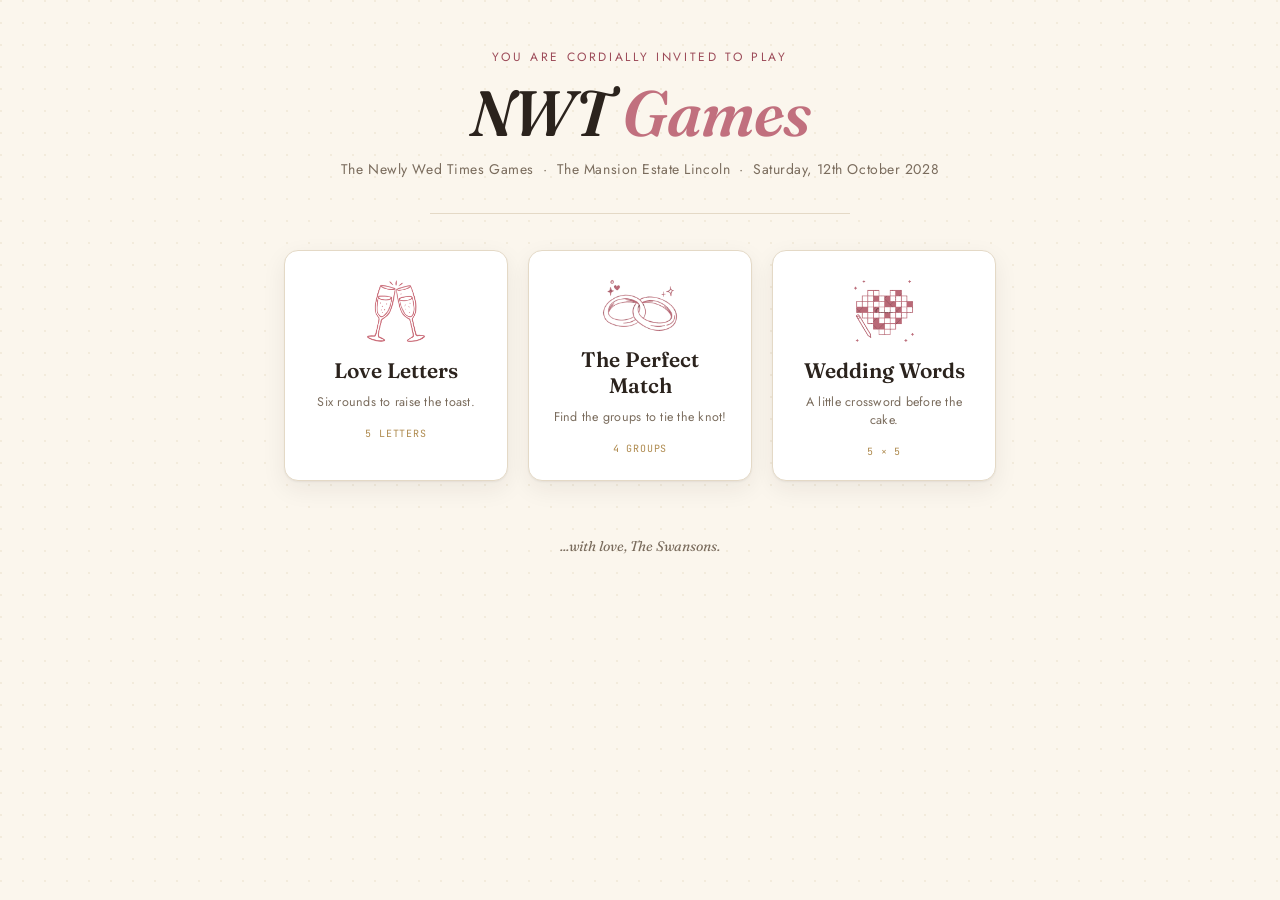
<file: index.html>
<!DOCTYPE html>
<html lang="en">
<head>
<meta charset="UTF-8">
<meta name="viewport" content="width=device-width, initial-scale=1.0, maximum-scale=1.0, user-scalable=no">

<!-- Favicon -->
<link rel="icon" href="favicon.svg" type="image/svg+xml">
<link rel="icon" href="favicon.ico" sizes="any">
<link rel="apple-touch-icon" href="favicon-180.png">
<meta name="theme-color" content="#9C4A58">

<!-- Home-screen app behaviour -->
<meta name="apple-mobile-web-app-capable" content="yes">
<meta name="apple-mobile-web-app-status-bar-style" content="black-translucent">
<meta name="apple-mobile-web-app-title" content="NWT Games">
<title>NWT Games — Newly Wed Times</title>

<!-- Open Graph / link preview -->
<meta property="og:title" content="NWT Games — Newly Wed Times">
<meta property="og:description" content="Love Letters, The Perfect Match & Wedding Words — play along at The Mansion Estate Lincoln, 12th October 2028.">
<meta property="og:image" content="og-image.png">
<meta property="og:type" content="website">
<meta name="twitter:card" content="summary_large_image">
<meta name="twitter:title" content="NWT Games — Newly Wed Times">
<meta name="twitter:description" content="Love Letters, The Perfect Match & Wedding Words — play along at The Mansion Estate Lincoln, 12th October 2028.">
<meta name="twitter:image" content="og-image.png">
<link rel="stylesheet" href="styles.css">
</head>
<body>

<div class="confetti"></div>

<div class="wrap">

  <p class="eyebrow">You are cordially invited to play</p>
  <h1 class="masthead">NWT <span class="amp">Games</span></h1>
  <p class="subhead">The Newly Wed Times Games &nbsp;·&nbsp; The Mansion Estate Lincoln &nbsp;·&nbsp; Saturday, 12th October 2028</p>

  <hr class="rule">

  <div class="tile-grid">

    <a class="tile" href="wordle.html">
      <img class="tile-icon" src="champagne.png" alt="" aria-hidden="true">
      <h2>Love Letters</h2>
      <p>Six rounds to raise the toast.</p>
      <span class="tag">5 letters</span>
    </a>

    <a class="tile" href="connections.html">
      <img class="tile-icon" src="rings.png" alt="" aria-hidden="true">
      <h2>The Perfect Match</h2>
      <p>Find the groups to tie the knot!</p>
      <span class="tag">4 groups</span>
    </a>

    <a class="tile" href="crossword.html">
      <img class="tile-icon" src="crossword.png" alt="" aria-hidden="true">
      <h2>Wedding Words</h2>
      <p>A little crossword before the cake.</p>
      <span class="tag">5 × 5</span>
    </a>

  </div>

  <footer class="foot">...with love, The Swansons.</footer>

</div>

<script src="confetti.js"></script>
</body>
</html>
</file>
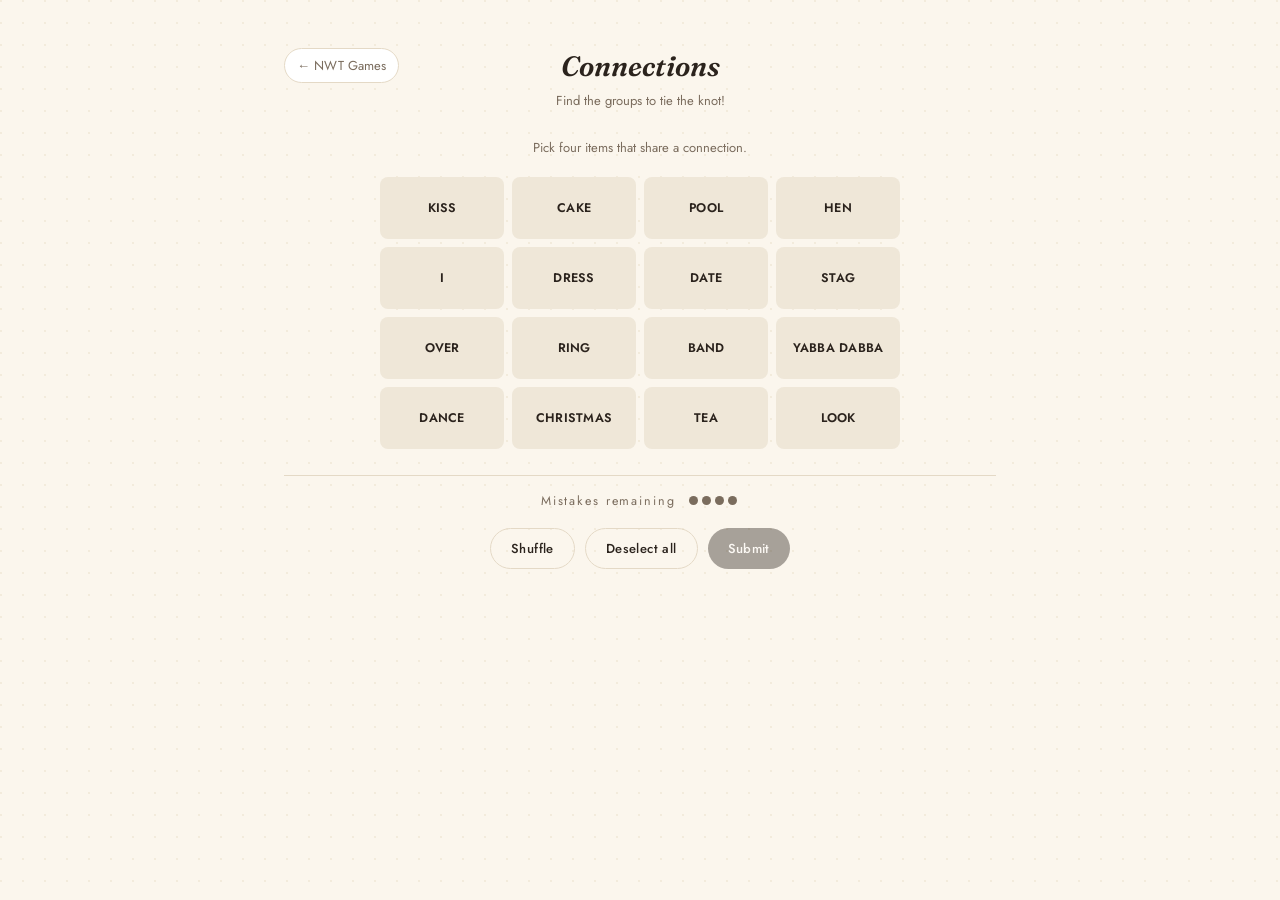
<file: connections.html>
<!DOCTYPE html>
<html lang="en">
<head>
<meta charset="UTF-8">
<meta name="viewport" content="width=device-width, initial-scale=1.0, maximum-scale=1.0, user-scalable=no">
<title>Connections — NWT Games</title>
<link rel="stylesheet" href="styles.css">
</head>
<body>

<div class="confetti"></div>

<div class="wrap">

  <div class="game-header">
    <a class="back-link" href="index.html">&larr; NWT Games</a>
    <h1 class="game-title">Connections</h1>
    <span class="header-spacer back-link">&larr; NWT Games</span>
  </div>
  <p class="game-sub">Find the groups to tie the knot!</p>
  <p class="conn-instructions">Pick four items that share a connection.</p>

  <div id="solvedGroups"></div>
  <div class="conn-grid" id="grid"></div>

  <div class="mistakes" id="mistakes"></div>

  <div class="conn-controls">
    <button class="pill-btn ghost" id="shuffleBtn">Shuffle</button>
    <button class="pill-btn ghost" id="deselectBtn">Deselect all</button>
    <button class="pill-btn" id="submitBtn">Submit</button>
  </div>

</div>

<div class="toast" id="toast"></div>

<!-- Win / finish modal -->
<div class="modal-overlay" id="modalOverlay">
  <div class="win-modal">
    <div class="win-seal" id="winSeal">
      <svg viewBox="0 0 24 24" fill="none" xmlns="http://www.w3.org/2000/svg">
        <path d="M12 2c.6 3.6 2.4 5.4 6 6-3.6.6-5.4 2.4-6 6-.6-3.6-2.4-5.4-6-6 3.6-.6 5.4-2.4 6-6Z" fill="#fff"/>
        <path d="M19 15c.3 1.8 1.2 2.7 3 3-1.8.3-2.7 1.2-3 3-.3-1.8-1.2-2.7-3-3 1.8-.3 2.7-1.2 3-3Z" fill="#fff" opacity="0.85"/>
      </svg>
    </div>
    <h2 id="winTitle">Cheers!</h2>
    <p id="winSub">Solved with <span id="winMistakeCount">0</span> mistakes.</p>
    <p class="share-line" id="shareLine">&ldquo;We connected the dots at The Bennett Wedding!&rdquo;</p>
    <div class="win-emoji-grid" id="winEmojiGrid"></div>
    <div class="share-row" id="shareRow">
      <button class="share-btn whatsapp" id="shareWhatsapp">
        <svg width="16" height="16" viewBox="0 0 24 24" fill="currentColor"><path d="M12.04 2C6.58 2 2.13 6.45 2.13 11.91c0 1.75.46 3.45 1.32 4.95L2.05 22l5.25-1.38a9.87 9.87 0 0 0 4.74 1.21h.01c5.46 0 9.9-4.45 9.9-9.91C21.96 6.45 17.5 2 12.04 2Z"/></svg>
        Share on WhatsApp
      </button>
      <button class="share-btn native" id="shareNative">
        &#128241; Share
      </button>
      <button class="share-btn copy" id="shareCopy">
        Copy message
      </button>
    </div>
    <button class="play-again-btn" id="playAgainBtn">&#8635; Play again</button>
  </div>
</div>

<script src="confetti.js"></script>
<script src="haptics.js"></script>
<script>
const CATEGORIES = [
  { key:'y', name:'Things that follow "Wedding ___"', words:['RING','DRESS','CAKE','BAND'] },
  { key:'g', name:'Can precede "Party"',               words:['HEN','CHRISTMAS','TEA','POOL'] },
  { key:'b', name:'Things that follow "First"',        words:['DANCE','LOOK','KISS','DATE'] },
  { key:'p', name:'Things that precede "Do"',          words:['OVER','STAG','I','YABBA DABBA'] },
];
const MAX_MISTAKES = 4;
const EMOJI = { y:'🟨', g:'🟩', b:'🟦', p:'🟪' };

let allWords = [];
CATEGORIES.forEach(cat=>{
  cat.words.forEach(w=> allWords.push({ word:w, cat:cat.key }));
});

let order = [...allWords];
let selected = [];
let solved = [];
let mistakesUsed = 0;
let locked = false;
let guessLog = []; // array of cat-key arrays, one per submitted attempt, for the share grid

const grid = document.getElementById('grid');
const solvedGroupsEl = document.getElementById('solvedGroups');
const mistakesEl = document.getElementById('mistakes');
const toastEl = document.getElementById('toast');
const submitBtn = document.getElementById('submitBtn');

function shuffle(arr){
  const a = [...arr];
  for(let i=a.length-1;i>0;i--){
    const j = Math.floor(Math.random()*(i+1));
    [a[i],a[j]] = [a[j],a[i]];
  }
  return a;
}

function showToast(msg){
  toastEl.textContent = msg;
  toastEl.classList.add('show');
  setTimeout(()=>toastEl.classList.remove('show'), 1300);
}

function render(){
  grid.innerHTML = '';
  const remaining = order.filter(item => !solved.includes(item.cat));
  remaining.forEach(item=>{
    const cell = document.createElement('button');
    cell.className = 'conn-cell';
    cell.textContent = item.word;
    if(selected.includes(item.word)) cell.classList.add('selected');
    cell.addEventListener('click', ()=> toggleSelect(item.word));
    grid.appendChild(cell);
  });

  solvedGroupsEl.innerHTML = '';
  solved.forEach(catKey=>{
    const cat = CATEGORIES.find(c=>c.key===catKey);
    const div = document.createElement('div');
    div.className = 'solved-group ' + catKey;
    div.innerHTML = `<div class="g-title">${cat.name}</div><div class="g-items">${cat.words.join(' · ')}</div>`;
    solvedGroupsEl.appendChild(div);
  });

  mistakesEl.innerHTML = 'Mistakes remaining&nbsp; ' +
    Array.from({length:MAX_MISTAKES}).map((_,i)=>
      `<span class="dot${i < mistakesUsed ? ' used' : ''}"></span>`
    ).join('');

  submitBtn.disabled = selected.length !== 4;

  if(solved.length === CATEGORIES.length){
    submitBtn.disabled = true;
  }
}

function toggleSelect(word){
  if(locked) return;
  haptic(6);
  if(selected.includes(word)){
    selected = selected.filter(w=>w!==word);
  } else {
    if(selected.length >= 4) return;
    selected.push(word);
  }
  render();
}

function submitGuess(){
  if(selected.length !== 4 || locked) return;
  locked = true;

  const cats = selected.map(w => allWords.find(a=>a.word===w).cat);
  guessLog.push(cats);
  const allSame = cats.every(c => c === cats[0]);

  if(allSame){
    haptic([10,30,10]);
    solved.push(cats[0]);
    selected = [];
    locked = false;
    render();

    if(solved.length === CATEGORIES.length){
      setTimeout(()=>{
        launchConfettiBurst();
        openModal(true);
      }, 500);
    }
  } else {
    const counts = {};
    cats.forEach(c => counts[c] = (counts[c]||0) + 1);
    const maxCount = Math.max(...Object.values(counts));

    document.querySelectorAll('.conn-cell.selected').forEach(el=>el.classList.add('shake'));
    mistakesUsed++;
    haptic(15);

    setTimeout(()=>{
      document.querySelectorAll('.conn-cell.selected').forEach(el=>el.classList.remove('shake'));
      if(maxCount === 3) showToast('One away…');
      locked = false;

      if(mistakesUsed >= MAX_MISTAKES){
        CATEGORIES.forEach(c=>{ if(!solved.includes(c.key)) solved.push(c.key); });
        selected = [];
        render();
        setTimeout(()=> openModal(false), 400);
      } else {
        render();
      }
    }, 420);
  }
}

document.getElementById('submitBtn').addEventListener('click', submitGuess);
document.getElementById('deselectBtn').addEventListener('click', ()=>{ selected = []; render(); });
document.getElementById('shuffleBtn').addEventListener('click', ()=>{
  order = shuffle(order);
  render();
});

/* ---------------- win / lose modal + share ---------------- */
const modalOverlay = document.getElementById('modalOverlay');
const winSeal = document.getElementById('winSeal');
const winTitle = document.getElementById('winTitle');
const winSub = document.getElementById('winSub');
const winMistakeCount = document.getElementById('winMistakeCount');
const shareLine = document.getElementById('shareLine');
const shareRow = document.getElementById('shareRow');
const winEmojiGrid = document.getElementById('winEmojiGrid');

function buildEmojiGrid(){
  return guessLog.map(row => row.map(c => EMOJI[c]).join('')).join('\n');
}

function openModal(won){
  winEmojiGrid.textContent = buildEmojiGrid();
  if(won){
    winSeal.classList.remove('hidden');
    winTitle.textContent = 'Cheers! 🥂';
    winMistakeCount.textContent = mistakesUsed;
    winSub.textContent = `Solved with ${mistakesUsed} mistake${mistakesUsed===1?'':'s'}.`;
    shareLine.style.display = '';
    shareRow.style.display = '';
  } else {
    winSeal.classList.add('hidden');
    winTitle.textContent = 'So close!';
    winSub.textContent = "Out of guesses — here's the full list above.";
    shareLine.style.display = 'none';
    shareRow.style.display = 'none';
  }
  modalOverlay.classList.add('show');
}
function closeModal(){ modalOverlay.classList.remove('show'); }

document.getElementById('playAgainBtn').addEventListener('click', ()=>{
  closeModal();
  selected = [];
  solved = [];
  mistakesUsed = 0;
  guessLog = [];
  locked = false;
  order = shuffle(allWords);
  render();
});
modalOverlay.addEventListener('click', (e)=>{ if(e.target === modalOverlay) closeModal(); });

function shareText(){
  return `${shareLine.textContent.replace(/[""]/g,'')}\n\n${buildEmojiGrid()}`;
}
document.getElementById('shareWhatsapp').addEventListener('click', ()=>{
  window.open('https://wa.me/?text=' + encodeURIComponent(shareText()), '_blank');
});
document.getElementById('shareNative').addEventListener('click', async ()=>{
  if(navigator.share){
    try{ await navigator.share({ text: shareText() }); } catch(e){}
  } else { copyToClipboard(); }
});
document.getElementById('shareCopy').addEventListener('click', copyToClipboard);
function copyToClipboard(){
  navigator.clipboard.writeText(shareText()).then(()=>{
    showToast('Copied — paste it anywhere!');
  }).catch(()=>{
    showToast('Could not copy — try Share instead');
  });
}

/* ---------------- confetti burst (reused from Wordle) ---------------- */
function launchConfettiBurst(){
  const colors = ['#C1707E', '#AE8A4E', '#6E8B5E', '#8A6389', '#C79A2E'];
  const count = 60;
  for(let i=0;i<count;i++){
    const piece = document.createElement('div');
    piece.className = 'burst-piece';
    piece.style.left = (40 + Math.random()*20) + 'vw';
    piece.style.background = colors[i % colors.length];
    piece.style.setProperty('--x', (Math.random()*160-80) + 'vw');
    piece.style.setProperty('--rot', (Math.random()*720-360) + 'deg');
    piece.style.setProperty('--dur', (1.6 + Math.random()*1.4) + 's');
    piece.style.setProperty('--delay', (Math.random()*0.3) + 's');
    document.body.appendChild(piece);
    setTimeout(()=> piece.remove(), 3200);
  }
}

order = shuffle(order);
render();
</script>
</body>
</html>
</file>
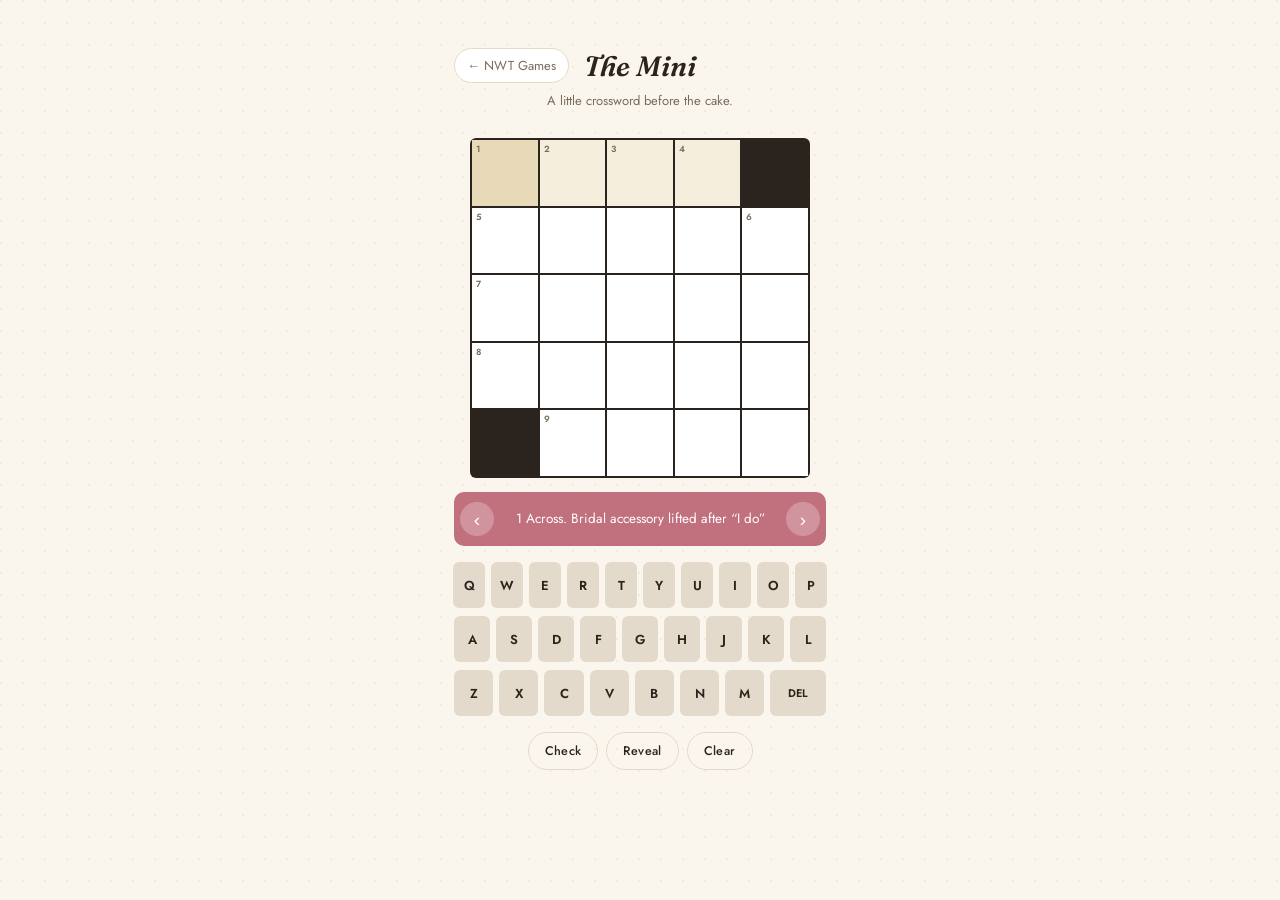
<file: crossword.html>
<!DOCTYPE html>
<html lang="en">
<head>
<meta charset="UTF-8">
<meta name="viewport" content="width=device-width, initial-scale=1.0, maximum-scale=1.0, user-scalable=no">
<title>Mini — NWT Games</title>
<link rel="stylesheet" href="styles.css">
</head>
<body>

<div class="confetti"></div>

<div class="wrap xw-wrap">

  <div class="game-header">
    <a class="back-link" href="index.html">&larr; NWT Games</a>
    <h1 class="game-title">The Mini</h1>
    <span class="header-spacer back-link">&larr; NWT Games</span>
  </div>
  <p class="game-sub">A little crossword before the cake.</p>

  <div class="xw-board" id="board"></div>

  <div class="xw-cluebar">
    <button class="xw-nav-arrow" id="prevClue" aria-label="Previous clue">&#8249;</button>
    <div class="xw-clue-text" id="clueText">&nbsp;</div>
    <button class="xw-nav-arrow" id="nextClue" aria-label="Next clue">&#8250;</button>
  </div>

  <div class="keyboard xw-keyboard" id="keyboard"></div>

  <div class="xw-toolbar">
    <button class="pill-btn ghost" id="checkBtn">Check</button>
    <button class="pill-btn ghost" id="revealBtn">Reveal</button>
    <button class="pill-btn ghost" id="clearBtn">Clear</button>
  </div>

</div>

<div class="toast" id="toast"></div>

<!-- Win modal -->
<div class="modal-overlay" id="modalOverlay">
  <div class="win-modal">
    <div class="win-seal">
      <svg viewBox="0 0 24 24" fill="none" xmlns="http://www.w3.org/2000/svg">
        <path d="M12 2c.6 3.6 2.4 5.4 6 6-3.6.6-5.4 2.4-6 6-.6-3.6-2.4-5.4-6-6 3.6-.6 5.4-2.4 6-6Z" fill="#fff"/>
        <path d="M19 15c.3 1.8 1.2 2.7 3 3-1.8.3-2.7 1.2-3 3-.3-1.8-1.2-2.7-3-3 1.8-.3 2.7-1.2 3-3Z" fill="#fff" opacity="0.85"/>
      </svg>
    </div>
    <h2>All correct!</h2>
    <p>You solved The Mini. &#127942;</p>
    <button class="play-again-btn" id="modalCloseBtn">Nice</button>
  </div>
</div>

<script src="confetti.js"></script>
<script src="haptics.js"></script>
<script>
/* ============================================================
   TEMPLATE NOTE: this is a first-draft 5x5 grid. To swap in a
   new puzzle, edit ANSWERS + CLUES below — the block pattern
   (# = blocked) and numbering are generated automatically from
   whichever cells you mark as '#' in the LAYOUT string.
   ============================================================ */

const LAYOUT = [
  "....#",
  ".....",
  ".....",
  ".....",
  "#....",
];

const ANSWERS = {
  "0,0,A": "VEIL", "1,0,A": "OLDIE", "2,0,A": "WALKS", "3,0,A": "STEEP", "4,1,A": "EDDY",
  "0,0,D": "VOWS", "0,1,D": "ELATE", "0,2,D": "IDLED", "0,3,D": "LIKED", "1,4,D": "ESPY",
};

const CLUES = {
  "0,0,A": "Bridal accessory lifted after \u201cI do\u201d",
  "1,0,A": "Golden song the DJ saves for the parents",
  "2,0,A": "What the bride does down the aisle",
  "3,0,A": "Like the price of an open bar",
  "4,1,A": "Swirl on the dance floor",
  "0,0,D": "Promises exchanged at the altar",
  "0,1,D": "Fill with joy, as a proposal might",
  "0,2,D": "Sat in neutral, like the getaway car before the confetti",
  "0,3,D": "Gave the wedding hashtag posts a thumbs-up",
  "1,4,D": "Catch sight of, e.g. the bouquet mid-toss",
};

const R = LAYOUT.length, C = LAYOUT[0].length;
const isBlock = (r,c) => LAYOUT[r][c] === '#';

// ---- build entries + numbering ----
const numberAt = {};
const entries = [];
let numCounter = 1;

for(let r=0;r<R;r++){
  for(let c=0;c<C;c++){
    if(isBlock(r,c)) continue;
    const startsAcross = (c===0 || isBlock(r,c-1)) && (c+1<C && !isBlock(r,c+1));
    const startsDown    = (r===0 || isBlock(r-1,c)) && (r+1<R && !isBlock(r+1,c));
    if(startsAcross || startsDown){
      numberAt[`${r},${c}`] = numCounter;
      if(startsAcross){
        const cells=[]; let cc=c;
        while(cc<C && !isBlock(r,cc)){ cells.push([r,cc]); cc++; }
        const key = `${r},${c},A`;
        entries.push({num:numCounter, dir:'A', r, c, cells, answer:ANSWERS[key]||'', clue:CLUES[key]||''});
      }
      if(startsDown){
        const cells=[]; let rr=r;
        while(rr<R && !isBlock(rr,c)){ cells.push([rr,c]); rr++; }
        const key = `${r},${c},D`;
        entries.push({num:numCounter, dir:'D', r, c, cells, answer:ANSWERS[key]||'', clue:CLUES[key]||''});
      }
      numCounter++;
    }
  }
}
// navigation order: by number, across before down
const navOrder = [...entries].sort((a,b)=> a.num - b.num || (a.dir==='A'?-1:1));

// ---- state ----
const letters = {};       // "r,c" -> current letter
let currentEntry = navOrder[0];
let currentPos = currentEntry.cells[0];

function entriesAt(r,c){
  return entries.filter(e => e.cells.some(([er,ec]) => er===r && ec===c));
}
function keyOf(r,c){ return `${r},${c}`; }

// ---- render grid ----
const boardEl = document.getElementById('board');
boardEl.style.gridTemplateColumns = `repeat(${C}, 1fr)`;
const cellEls = {};

for(let r=0;r<R;r++){
  for(let c=0;c<C;c++){
    const cell = document.createElement('div');
    cell.className = 'xw-cell';
    if(isBlock(r,c)){
      cell.classList.add('block');
    } else {
      const key = keyOf(r,c);
      if(numberAt[key]){
        const n = document.createElement('span');
        n.className = 'xw-num';
        n.textContent = numberAt[key];
        cell.appendChild(n);
      }
      const letterSpan = document.createElement('span');
      letterSpan.className = 'xw-letter';
      cell.appendChild(letterSpan);
      cell.addEventListener('click', ()=> cellClicked(r,c));
      cellEls[key] = { cell, letterSpan };
    }
    boardEl.appendChild(cell);
  }
}

function cellClicked(r,c){
  haptic(6);
  const here = entriesAt(r,c);
  if(here.length === 0) return;
  const samePos = currentPos[0]===r && currentPos[1]===c;
  if(samePos && here.length > 1){
    // toggle direction on same cell
    currentEntry = here.find(e => e !== currentEntry) || here[0];
  } else if(here.includes(currentEntry)){
    // stay in same entry, just move position
  } else {
    // prefer an entry matching current direction if available
    currentEntry = here.find(e => e.dir === currentEntry.dir) || here[0];
  }
  currentPos = [r,c];
  renderState();
}

function renderState(){
  Object.values(cellEls).forEach(({cell}) => cell.classList.remove('active-word','active-cell'));
  currentEntry.cells.forEach(([r,c])=>{
    const el = cellEls[keyOf(r,c)];
    if(el) el.cell.classList.add('active-word');
  });
  const curEl = cellEls[keyOf(currentPos[0],currentPos[1])];
  if(curEl) curEl.cell.classList.add('active-cell');

  const key = `${currentEntry.r},${currentEntry.c},${currentEntry.dir}`;
  const dirWord = currentEntry.dir === 'A' ? 'Across' : 'Down';
  document.getElementById('clueText').textContent =
    `${currentEntry.num} ${dirWord}. ${currentEntry.clue}`;
}

function renderLetters(){
  Object.entries(cellEls).forEach(([key, {letterSpan}])=>{
    letterSpan.textContent = letters[key] || '';
  });
}

function moveWithinEntry(delta){
  const idx = currentEntry.cells.findIndex(([r,c])=> r===currentPos[0] && c===currentPos[1]);
  const newIdx = idx + delta;
  if(newIdx >= 0 && newIdx < currentEntry.cells.length){
    currentPos = currentEntry.cells[newIdx];
    renderState();
  }
}

function typeLetter(ch){
  const key = keyOf(currentPos[0], currentPos[1]);
  letters[key] = ch;
  renderLetters();
  haptic(6);
  moveWithinEntry(1);
  maybeAutoCheck();
}

function deleteLetter(){
  const key = keyOf(currentPos[0], currentPos[1]);
  if(letters[key]){
    letters[key] = '';
    renderLetters();
    haptic(8);
  } else {
    moveWithinEntry(-1);
    const backKey = keyOf(currentPos[0], currentPos[1]);
    letters[backKey] = '';
    renderLetters();
    haptic(8);
  }
}

document.addEventListener('keydown', (e)=>{
  const k = e.key.toUpperCase();
  if(/^[A-Z]$/.test(k)){ typeLetter(k); }
  else if(e.key === 'Backspace'){ deleteLetter(); }
  else if(e.key === 'ArrowRight' || e.key === 'ArrowDown'){ moveWithinEntry(1); }
  else if(e.key === 'ArrowLeft' || e.key === 'ArrowUp'){ moveWithinEntry(-1); }
});

// ---- on-screen keyboard ----
const KEY_ROWS = [
  "QWERTYUIOP".split(""),
  "ASDFGHJKL".split(""),
  ["ZXCVBNM", "DEL"].reduce((acc,v)=> v==='DEL' ? [...acc,'DEL'] : [...acc, ...v.split("")], [])
];
const keyboardEl = document.getElementById('keyboard');
KEY_ROWS.forEach(row=>{
  const rowEl = document.createElement('div');
  rowEl.className = 'key-row';
  row.forEach(k=>{
    const btn = document.createElement('button');
    btn.className = 'key' + (k === 'DEL' ? ' wide' : '');
    btn.textContent = k === 'DEL' ? 'Del' : k;
    btn.addEventListener('click', ()=>{
      if(k === 'DEL'){ deleteLetter(); }
      else { typeLetter(k); }
    });
    rowEl.appendChild(btn);
  });
  keyboardEl.appendChild(rowEl);
});

// ---- clue navigation ----
function gotoEntry(delta){
  const idx = navOrder.indexOf(currentEntry);
  const newIdx = (idx + delta + navOrder.length) % navOrder.length;
  currentEntry = navOrder[newIdx];
  currentPos = currentEntry.cells[0];
  haptic(6);
  renderState();
}
document.getElementById('prevClue').addEventListener('click', ()=> gotoEntry(-1));
document.getElementById('nextClue').addEventListener('click', ()=> gotoEntry(1));

// ---- check / reveal / clear ----
const toastEl = document.getElementById('toast');
function showToast(msg){
  toastEl.textContent = msg;
  toastEl.classList.add('show');
  setTimeout(()=>toastEl.classList.remove('show'), 1600);
}

const modalOverlay = document.getElementById('modalOverlay');
document.getElementById('modalCloseBtn').addEventListener('click', ()=> modalOverlay.classList.remove('show'));
modalOverlay.addEventListener('click', (e)=>{ if(e.target === modalOverlay) modalOverlay.classList.remove('show'); });

document.getElementById('checkBtn').addEventListener('click', ()=>{
  let allFilled = true, allCorrect = true;
  for(let r=0;r<R;r++){
    for(let c=0;c<C;c++){
      if(isBlock(r,c)) continue;
      if(!letters[keyOf(r,c)]) allFilled = false;
    }
  }
  entries.forEach(e=>{
    const typed = e.cells.map(([r,c])=> letters[keyOf(r,c)] || ' ').join('');
    if(e.answer && typed !== e.answer) allCorrect = false;
  });
  if(!allFilled){ showToast('Keep going — a few squares left'); return; }
  if(allCorrect){
    launchConfettiBurst();
    modalOverlay.classList.add('show');
  } else {
    showToast('Close, but a few letters are off');
  }
});

document.getElementById('revealBtn').addEventListener('click', ()=>{
  entries.forEach(e=>{
    e.cells.forEach(([r,c], i)=>{
      if(e.answer) letters[keyOf(r,c)] = e.answer[i];
    });
  });
  renderLetters();
  showToast('Answers revealed');
});

document.getElementById('clearBtn').addEventListener('click', ()=>{
  Object.keys(letters).forEach(k=> letters[k] = '');
  renderLetters();
  showToast('Cleared');
});

function launchConfettiBurst(){
  const colors = ['#C1707E', '#AE8A4E', '#6E8B5E', '#8A6389', '#C79A2E'];
  for(let i=0;i<60;i++){
    const piece = document.createElement('div');
    piece.className = 'burst-piece';
    piece.style.left = (40 + Math.random()*20) + 'vw';
    piece.style.background = colors[i % colors.length];
    piece.style.setProperty('--x', (Math.random()*160-80) + 'vw');
    piece.style.setProperty('--rot', (Math.random()*720-360) + 'deg');
    piece.style.setProperty('--dur', (1.6 + Math.random()*1.4) + 's');
    piece.style.setProperty('--delay', (Math.random()*0.3) + 's');
    document.body.appendChild(piece);
    setTimeout(()=> piece.remove(), 3200);
  }
}

renderState();
renderLetters();
</script>
</body>
</html>
</file>
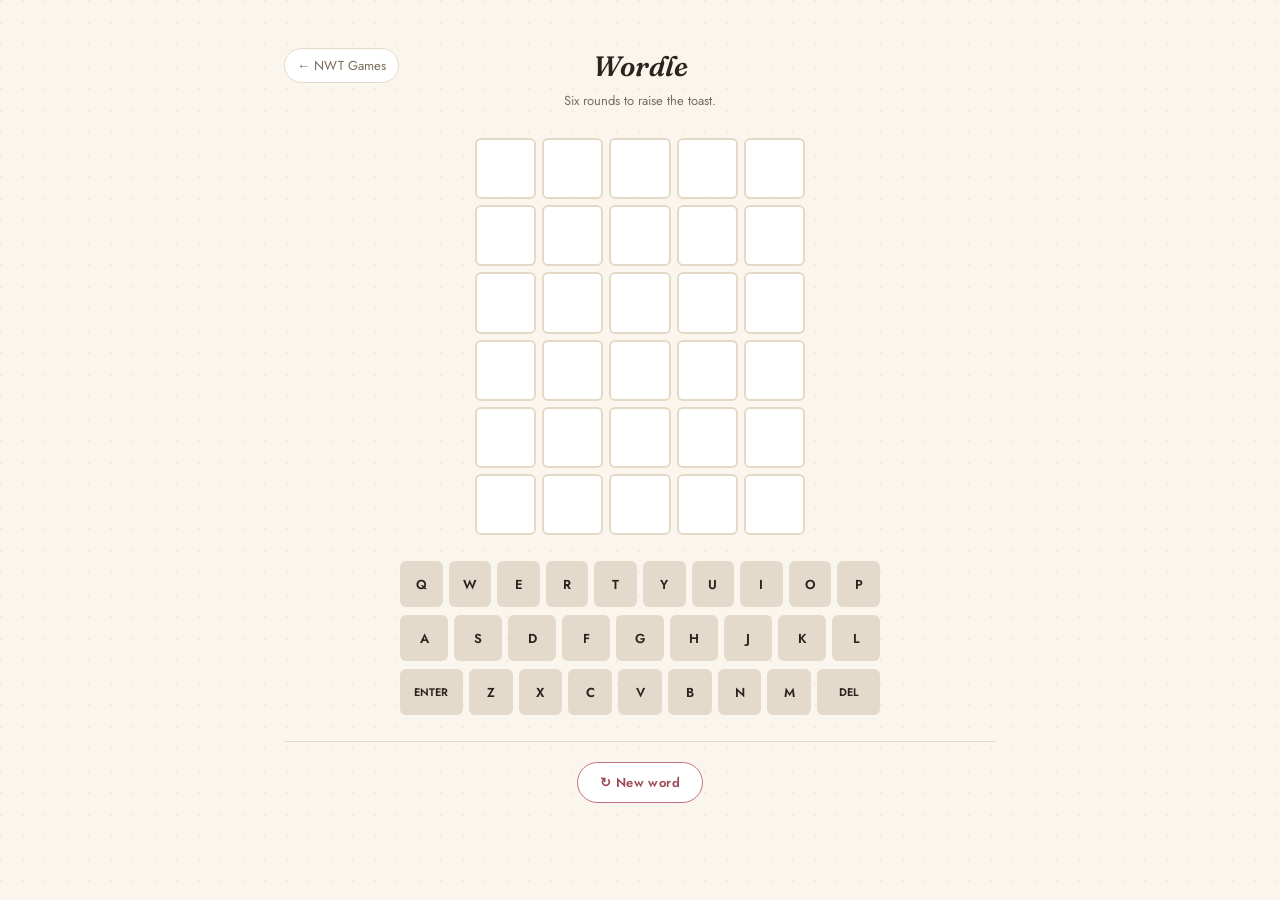
<file: wordle.html>
<!DOCTYPE html>
<html lang="en">
<head>
<meta charset="UTF-8">
<meta name="viewport" content="width=device-width, initial-scale=1.0, maximum-scale=1.0, user-scalable=no">
<title>Wordle — NWT Games</title>
<link rel="stylesheet" href="styles.css">
</head>
<body>

<div class="confetti"></div>

<div class="wrap">

  <div class="game-header">
    <a class="back-link" href="index.html">&larr; NWT Games</a>
    <h1 class="game-title">Wordle</h1>
    <span class="header-spacer back-link">&larr; NWT Games</span>
  </div>
  <p class="game-sub">Six rounds to raise the toast.</p>

  <div class="wordle-board" id="board"></div>

  <div class="keyboard" id="keyboard"></div>

  <div class="restart-row">
    <button class="restart-btn" id="resetBtn" title="Start over with a new word">
      &#8635; New word
    </button>
  </div>

</div>

<div class="toast" id="toast"></div>

<!-- Win modal -->
<div class="modal-overlay" id="modalOverlay">
  <div class="win-modal">
    <div class="win-seal" id="winSeal">
      <svg viewBox="0 0 24 24" fill="none" xmlns="http://www.w3.org/2000/svg">
        <path d="M12 2c.6 3.6 2.4 5.4 6 6-3.6.6-5.4 2.4-6 6-.6-3.6-2.4-5.4-6-6 3.6-.6 5.4-2.4 6-6Z" fill="#fff"/>
        <path d="M19 15c.3 1.8 1.2 2.7 3 3-1.8.3-2.7 1.2-3 3-.3-1.8-1.2-2.7-3-3 1.8-.3 2.7-1.2 3-3Z" fill="#fff" opacity="0.85"/>
      </svg>
    </div>
    <h2 id="winTitle">Cheers!</h2>
    <p id="winSub">You got it in <span id="winGuessCount">1</span> guess.</p>
    <p class="share-line" id="shareLine">&ldquo;I got drunk at The Bennett Wedding and all I got was this lousy Wordle&rdquo;</p>
    <div class="win-emoji-grid" id="winEmojiGrid"></div>
    <div class="share-row" id="shareRow">
      <button class="share-btn whatsapp" id="shareWhatsapp">
        <svg width="16" height="16" viewBox="0 0 24 24" fill="currentColor"><path d="M12.04 2C6.58 2 2.13 6.45 2.13 11.91c0 1.75.46 3.45 1.32 4.95L2.05 22l5.25-1.38a9.87 9.87 0 0 0 4.74 1.21h.01c5.46 0 9.9-4.45 9.9-9.91C21.96 6.45 17.5 2 12.04 2Z"/></svg>
        Share on WhatsApp
      </button>
      <button class="share-btn native" id="shareNative">
        &#128241; Share
      </button>
      <button class="share-btn copy" id="shareCopy">
        Copy message
      </button>
    </div>
    <button class="play-again-btn" id="playAgainBtn">&#8635; Play again</button>
  </div>
</div>

<script src="confetti.js"></script>
<script src="haptics.js"></script>
<script>
/* ============================================================
   Word pool: first play is always DRUNK. "New word" afterwards
   draws randomly from ALT_WORDS (never repeating the previous one).
   ============================================================ */
const FIRST_WORD = "DRUNK";
const ALT_WORDS = ["AISLE","DRESS","BRIDE","GROOM","BELLE","MILAN","PIZZA","GILLY","LUKEY","SILLY"];
const ROWS = 6;
const LEN = 5;
const COUPLE_LINE = "I got drunk at The Bennett Wedding and all I got was this lowsy Wordle";

let ANSWER = FIRST_WORD;
let board = document.getElementById('board');
let keyboard = document.getElementById('keyboard');
let toastEl = document.getElementById('toast');

let guesses = [];
let guessResults = []; // array of result arrays, for the share emoji grid
let current = "";
let gameOver = false;

/* ---------------- sound (synthesized, no external files) ---------------- */
let audioCtx = null;
function ctx(){
  if(!audioCtx){
    audioCtx = new (window.AudioContext || window.webkitAudioContext)();
  }
  if(audioCtx.state === 'suspended') audioCtx.resume();
  return audioCtx;
}
function tone(freq, dur, type='sine', vol=0.14, delay=0, glideTo=null){
  try{
    const c = ctx();
    const osc = c.createOscillator();
    const gain = c.createGain();
    osc.type = type;
    osc.frequency.setValueAtTime(freq, c.currentTime + delay);
    if(glideTo) osc.frequency.exponentialRampToValueAtTime(glideTo, c.currentTime + delay + dur);
    gain.gain.setValueAtTime(vol, c.currentTime + delay);
    gain.gain.exponentialRampToValueAtTime(0.001, c.currentTime + delay + dur);
    osc.connect(gain).connect(c.destination);
    osc.start(c.currentTime + delay);
    osc.stop(c.currentTime + delay + dur + 0.02);
  } catch(e){ /* audio unsupported — fail silently */ }
}
const sound = {
  key: () => tone(520, 0.045, 'square', 0.05),
  del: () => tone(280, 0.05, 'square', 0.05),
  reveal: (result, i) => {
    const freqs = { absent: 190, present: 340, correct: 500 };
    tone(freqs[result], 0.16, 'sine', 0.11, i * 0.05);
  },
  error: () => { tone(160, 0.12, 'sawtooth', 0.09); tone(120, 0.14, 'sawtooth', 0.08, 0.08); },
  win: () => {
    const notes = [523, 659, 784, 1047]; // C E G C - little fanfare
    notes.forEach((f,i)=> tone(f, 0.22, 'triangle', 0.13, i * 0.11));
  },
  lose: () => { tone(300, 0.3, 'sine', 0.1); tone(220, 0.4, 'sine', 0.09, 0.15); }
};

const rows = [];
for(let r=0; r<ROWS; r++){
  const rowEl = document.createElement('div');
  rowEl.className = 'wordle-row';
  const cells = [];
  for(let c=0;c<LEN;c++){
    const cell = document.createElement('div');
    cell.className = 'wordle-cell';
    rowEl.appendChild(cell);
    cells.push(cell);
  }
  board.appendChild(rowEl);
  rows.push(cells);
}

const KEY_ROWS = [
  "QWERTYUIOP".split(""),
  "ASDFGHJKL".split(""),
  ["ENTER", ..."ZXCVBNM".split(""), "DEL"]
];
const keyEls = {};
KEY_ROWS.forEach(row=>{
  const rowEl = document.createElement('div');
  rowEl.className = 'key-row';
  row.forEach(k=>{
    const btn = document.createElement('button');
    btn.className = 'key' + (k.length>1 ? ' wide' : '');
    btn.textContent = k === 'DEL' ? 'Del' : (k === 'ENTER' ? 'Enter' : k);
    btn.addEventListener('click', ()=>handleKey(k));
    rowEl.appendChild(btn);
    keyEls[k] = btn;
  });
  keyboard.appendChild(rowEl);
});

function showToast(msg){
  toastEl.textContent = msg;
  toastEl.classList.add('show');
  setTimeout(()=>toastEl.classList.remove('show'), 1400);
}

function handleKey(k){
  if(gameOver) return;
  if(k === 'ENTER'){
    haptic(10);
    submitGuess();
  } else if(k === 'DEL'){
    if(current.length){ sound.del(); haptic(8); }
    current = current.slice(0,-1);
    renderCurrent();
  } else if(/^[A-Z]$/.test(k) && current.length < LEN){
    sound.key();
    haptic(6);
    current += k;
    renderCurrent();
  }
}

document.addEventListener('keydown', (e)=>{
  if(gameOver) return;
  const k = e.key.toUpperCase();
  if(k === 'ENTER') handleKey('ENTER');
  else if(k === 'BACKSPACE') handleKey('DEL');
  else if(/^[A-Z]$/.test(k)) handleKey(k);
});

function renderCurrent(){
  const rowIdx = guesses.length;
  const cells = rows[rowIdx];
  for(let i=0;i<LEN;i++){
    const cell = cells[i];
    if(i < current.length){
      cell.textContent = current[i];
      cell.classList.add('filled', 'pop');
      setTimeout(()=>cell.classList.remove('pop'), 120);
    } else {
      cell.textContent = '';
      cell.classList.remove('filled');
    }
  }
}

function submitGuess(){
  if(current.length < LEN){
    showToast('Not enough letters');
    sound.error();
    shakeRow(guesses.length);
    return;
  }
  const guess = current;
  const result = scoreGuess(guess, ANSWER);
  paintRow(guesses.length, guess, result);
  guesses.push(guess);
  guessResults.push(result);
  current = "";

  if(guess === ANSWER){
    gameOver = true;
    setTimeout(()=>{
      sound.win();
      haptic([15,40,15,40,25]);
      launchConfettiBurst();
      openWinModal(true);
    }, 1650);
    return;
  }
  if(guesses.length === ROWS){
    gameOver = true;
    setTimeout(()=>{
      sound.lose();
      openWinModal(false);
    }, 1650);
  }
}

function scoreGuess(guess, answer){
  const result = new Array(LEN).fill('absent');
  const answerLetters = answer.split("");
  const used = new Array(LEN).fill(false);

  for(let i=0;i<LEN;i++){
    if(guess[i] === answer[i]){
      result[i] = 'correct';
      used[i] = true;
    }
  }
  for(let i=0;i<LEN;i++){
    if(result[i] === 'correct') continue;
    const idx = answerLetters.findIndex((ch,j)=> ch === guess[i] && !used[j]);
    if(idx !== -1){
      result[i] = 'present';
      used[idx] = true;
    }
  }
  return result;
}

function paintRow(rowIdx, guess, result){
  const cells = rows[rowIdx];
  result.forEach((res, i)=>{
    const cell = cells[i];
    setTimeout(()=>{
      cell.classList.add('flip');
      sound.reveal(res, 0);
      setTimeout(()=>{
        cell.textContent = guess[i];
        cell.classList.add(res);
        updateKey(guess[i], res);
      }, 250);
    }, i * 220);
  });
}

const KEY_PRIORITY = { absent:0, present:1, correct:2 };
function updateKey(letter, res){
  const btn = keyEls[letter];
  if(!btn) return;
  const cur = btn.dataset.state;
  if(!cur || KEY_PRIORITY[res] > KEY_PRIORITY[cur]){
    btn.dataset.state = res;
    btn.classList.remove('absent','present','correct');
    btn.classList.add(res);
  }
}

function shakeRow(rowIdx){
  const rowEl = rows[rowIdx][0].parentElement;
  rowEl.style.animation = 'shake .4s ease';
  setTimeout(()=> rowEl.style.animation = '', 400);
}

/* ---------------- restart / new word ---------------- */
function pickNewWord(){
  let pool = ALT_WORDS.filter(w => w !== ANSWER);
  return pool[Math.floor(Math.random() * pool.length)];
}

function resetGame(newAnswer){
  ANSWER = newAnswer;
  guesses = [];
  guessResults = [];
  current = "";
  gameOver = false;
  rows.forEach(cells=>cells.forEach(cell=>{
    cell.textContent = '';
    cell.className = 'wordle-cell';
  }));
  Object.values(keyEls).forEach(btn=>{
    btn.classList.remove('absent','present','correct');
    delete btn.dataset.state;
  });
}

document.getElementById('resetBtn').addEventListener('click', ()=>{
  const midGame = !gameOver && guesses.length > 0;
  if(midGame && !confirm('Give up on this word and start a new one?')) return;
  closeWinModal();
  resetGame(pickNewWord());
});

/* ---------------- win modal + share ---------------- */
const modalOverlay = document.getElementById('modalOverlay');
const winSeal = document.getElementById('winSeal');
const winTitle = document.getElementById('winTitle');
const winSub = document.getElementById('winSub');
const winGuessCount = document.getElementById('winGuessCount');
const shareLine = document.getElementById('shareLine');
const shareRow = document.getElementById('shareRow');
const winEmojiGrid = document.getElementById('winEmojiGrid');

function buildEmojiGrid(){
  const map = { correct: '🟩', present: '🟨', absent: '⬛' };
  return guessResults.map(row => row.map(r => map[r]).join('')).join('\n');
}

function openWinModal(won){
  winEmojiGrid.textContent = buildEmojiGrid();
  if(won){
    winSeal.classList.remove('hidden');
    winTitle.textContent = 'Cheers! 🥂';
    winGuessCount.textContent = guesses.length;
    winSub.textContent = `You got it in ${guesses.length} guess${guesses.length===1?'':'es'}.`;
    shareLine.style.display = '';
    shareRow.style.display = '';
  } else {
    winSeal.classList.add('hidden');
    winTitle.textContent = 'So close!';
    winSub.textContent = `The word was ${ANSWER}. Fancy another round?`;
    shareLine.style.display = 'none';
    shareRow.style.display = 'none';
  }
  modalOverlay.classList.add('show');
}
function closeWinModal(){
  modalOverlay.classList.remove('show');
}
document.getElementById('playAgainBtn').addEventListener('click', ()=>{
  closeWinModal();
  resetGame(pickNewWord());
});
modalOverlay.addEventListener('click', (e)=>{ if(e.target === modalOverlay) closeWinModal(); });

function shareText(){
  return `${COUPLE_LINE}\n\n${buildEmojiGrid()}`;
}

document.getElementById('shareWhatsapp').addEventListener('click', ()=>{
  const url = 'https://wa.me/?text=' + encodeURIComponent(shareText());
  window.open(url, '_blank');
});

document.getElementById('shareNative').addEventListener('click', async ()=>{
  if(navigator.share){
    try{ await navigator.share({ text: shareText() }); }
    catch(e){ /* user cancelled — fine */ }
  } else {
    copyToClipboard();
  }
});

document.getElementById('shareCopy').addEventListener('click', copyToClipboard);

function copyToClipboard(){
  navigator.clipboard.writeText(shareText()).then(()=>{
    showToast('Copied — paste it anywhere!');
  }).catch(()=>{
    showToast('Could not copy — try Share instead');
  });
}

/* ---------------- confetti burst ---------------- */
function launchConfettiBurst(){
  const colors = ['#C1707E', '#AE8A4E', '#6E8B5E', '#8A6389', '#C79A2E'];
  const count = 60;
  for(let i=0;i<count;i++){
    const piece = document.createElement('div');
    piece.className = 'burst-piece';
    piece.style.left = (40 + Math.random()*20) + 'vw';
    piece.style.background = colors[i % colors.length];
    piece.style.setProperty('--x', (Math.random()*160-80) + 'vw');
    piece.style.setProperty('--rot', (Math.random()*720-360) + 'deg');
    piece.style.setProperty('--dur', (1.6 + Math.random()*1.4) + 's');
    piece.style.setProperty('--delay', (Math.random()*0.3) + 's');
    document.body.appendChild(piece);
    setTimeout(()=> piece.remove(), 3200);
  }
}
</script>
</body>
</html>
</file>
<file: styles.css>
/* ============================================================
   NWT GAMES — shared design system
   Newly Wed Times, styled like a kept wedding invitation:
   ivory stock, foil-gold rule work, a wax-seal badge per game,
   restrained confetti drift as the one animated flourish.
   ============================================================ */

@import url('https://fonts.googleapis.com/css2?family=Fraunces:ital,opsz,wght@0,9..144,400;0,9..144,600;1,9..144,500;1,9..144,600&family=Jost:wght@400;500;600&family=JetBrains+Mono:wght@500;700&display=swap');

:root{
  --ivory:      #FBF6ED;
  --paper:      #FFFFFF;
  --ink:        #2B231D;
  --ink-soft:   #7A6C5D;
  --rule:       #E4D9C6;

  --rose:       #C1707E;
  --rose-deep:  #9C4A58;
  --gold:       #AE8A4E;
  --gold-soft:  #E8D9B8;

  --cat-yellow: #C79A2E;
  --cat-yellow-bg: #FBF0D6;
  --cat-green:  #6E8B5E;
  --cat-green-bg:  #E7EFDF;
  --cat-blue:   #5C7C9C;
  --cat-blue-bg:   #E1EAF1;
  --cat-purple: #8A6389;
  --cat-purple-bg: #EEE1EC;

  --radius: 14px;
  --shadow: 0 1px 2px rgba(43,35,29,0.06), 0 8px 24px rgba(43,35,29,0.07);
}

*{ box-sizing:border-box; }
html,body{ margin:0; padding:0; }

body{
  background:var(--ivory);
  color:var(--ink);
  font-family:'Jost',sans-serif;
  min-height:100vh;
  position:relative;
  overflow-x:hidden;
}

/* faint linen texture so the ivory doesn't read flat */
body::before{
  content:"";
  position:fixed; inset:0;
  background-image:
    radial-gradient(circle at 1px 1px, rgba(174,138,78,0.10) 1px, transparent 0);
  background-size:22px 22px;
  pointer-events:none;
  z-index:0;
}

a{ color:inherit; }

/* ---------- confetti drift (signature ambient motion) ---------- */
.confetti{
  position:fixed; inset:0; pointer-events:none; z-index:1; overflow:hidden;
}
.confetti span{
  position:absolute; top:-5%;
  width:7px; height:11px;
  opacity:0.55;
  animation:drift linear infinite;
  border-radius:1px;
}
@keyframes drift{
  to{ transform:translateY(112vh) rotate(200deg); }
}
@media (prefers-reduced-motion: reduce){
  .confetti{ display:none; }
}

/* ---------- shell ---------- */
.wrap{
  position:relative; z-index:2;
  max-width:760px;
  margin:0 auto;
  padding:48px 24px 80px;
}

.eyebrow{
  font-family:'Jost',sans-serif;
  font-size:12px;
  letter-spacing:0.22em;
  text-transform:uppercase;
  color:var(--rose-deep);
  text-align:center;
  margin:0 0 14px;
}

.masthead{
  text-align:center;
  font-family:'Fraunces',serif;
  font-style:italic;
  font-weight:600;
  font-size:clamp(40px,9vw,64px);
  line-height:1.02;
  margin:0;
  letter-spacing:-0.01em;
}

.masthead .amp{ color:var(--rose); font-style:italic; }

.subhead{
  text-align:center;
  font-family:'Jost',sans-serif;
  font-size:14px;
  color:var(--ink-soft);
  margin:14px 0 0;
  letter-spacing:0.04em;
}

.rule{
  border:none;
  border-top:1px solid var(--rule);
  margin:34px auto;
  max-width:420px;
  position:relative;
}
.rule::after{
  content:"✦";
  position:absolute; left:50%; top:50%;
  transform:translate(-50%,-50%);
  background:var(--ivory);
  color:var(--gold);
  padding:0 12px;
  font-size:12px;
}

/* ---------- tile grid (landing) ---------- */
.tile-grid{
  display:grid;
  grid-template-columns:repeat(3,1fr);
  gap:20px;
  margin-top:36px;
}
@media (max-width:640px){
  .tile-grid{ grid-template-columns:1fr; }
}

.tile{
  background:var(--paper);
  border:1px solid var(--rule);
  border-radius:var(--radius);
  box-shadow:var(--shadow);
  padding:28px 20px 22px;
  text-align:center;
  text-decoration:none;
  color:var(--ink);
  display:flex;
  flex-direction:column;
  align-items:center;
  gap:10px;
  transition:transform .18s ease, box-shadow .18s ease;
  position:relative;
}
.tile:hover{
  transform:translateY(-4px);
  box-shadow:0 4px 6px rgba(43,35,29,0.08), 0 16px 32px rgba(43,35,29,0.11);
}
.tile:focus-visible{
  outline:3px solid var(--rose);
  outline-offset:3px;
}

.tile-icon{
  width:76px;
  height:auto;
  max-height:64px;
  object-fit:contain;
  margin-bottom:2px;
}

.tile h2{
  font-family:'Fraunces',serif;
  font-weight:600;
  font-size:21px;
  margin:2px 0 0;
}
.tile p{
  font-size:12.5px;
  color:var(--ink-soft);
  margin:0;
  letter-spacing:0.02em;
}
.tile .tag{
  margin-top:6px;
  font-family:'JetBrains Mono',monospace;
  font-size:10px;
  letter-spacing:0.08em;
  color:var(--gold);
  text-transform:uppercase;
}

footer.foot{
  text-align:center;
  margin-top:56px;
  font-family:'Fraunces',serif;
  font-style:italic;
  color:var(--ink-soft);
  font-size:14px;
}

/* ---------- game chrome (shared by game pages) ---------- */
.game-header{
  display:grid;
  grid-template-columns: auto 1fr auto;
  align-items:center;
  gap:10px;
  margin-bottom:8px;
}
.back-link{
  grid-column:1;
  justify-self:start;
  font-family:'Jost',sans-serif;
  font-size:13px;
  color:var(--ink-soft);
  text-decoration:none;
  border:1px solid var(--rule);
  background:var(--paper);
  padding:7px 12px;
  border-radius:20px;
  display:inline-flex;
  align-items:center;
  gap:6px;
  white-space:nowrap;
  flex-shrink:0;
}
.back-link:hover{ border-color:var(--rose); color:var(--rose-deep); }
.header-spacer{
  grid-column:3;
  visibility:hidden;
  pointer-events:none;
}

.game-title{
  font-family:'Fraunces',serif;
  font-style:italic;
  font-weight:600;
  font-size:28px;
  text-align:center;
  margin:0;
}

.game-sub{
  text-align:center;
  color:var(--ink-soft);
  font-size:13px;
  margin:6px 0 28px;
}

.pill-btn{
  font-family:'Jost',sans-serif;
  font-weight:500;
  font-size:13px;
  letter-spacing:0.03em;
  background:var(--ink);
  color:#fff;
  border:none;
  border-radius:24px;
  padding:10px 20px;
  cursor:pointer;
  transition:background .15s ease, transform .1s ease;
}
.pill-btn:hover{ background:var(--rose-deep); }
.pill-btn:active{ transform:scale(0.97); }
.pill-btn:disabled{ opacity:0.4; cursor:default; }
.pill-btn.ghost{
  background:transparent;
  color:var(--ink);
  border:1px solid var(--rule);
}
.pill-btn.ghost:hover{ background:var(--paper); border-color:var(--rose); color:var(--rose-deep); }

.toast{
  position:fixed;
  top:22px; left:50%;
  transform:translateX(-50%) translateY(-16px);
  background:var(--ink);
  color:#fff;
  font-family:'Jost',sans-serif;
  font-size:13.5px;
  padding:10px 18px;
  border-radius:8px;
  opacity:0;
  pointer-events:none;
  transition:opacity .2s ease, transform .2s ease;
  z-index:50;
  box-shadow:var(--shadow);
}
.toast.show{ opacity:1; transform:translateX(-50%) translateY(0); }

/* ---------- WORDLE ---------- */
.wordle-board{
  display:grid;
  grid-template-rows:repeat(6,1fr);
  gap:6px;
  max-width:330px;
  margin:0 auto 26px;
}
.wordle-row{
  display:grid;
  grid-template-columns:repeat(5,1fr);
  gap:6px;
}
.wordle-cell{
  aspect-ratio:1;
  border:2px solid var(--rule);
  background:var(--paper);
  display:flex; align-items:center; justify-content:center;
  font-family:'JetBrains Mono',monospace;
  font-weight:700;
  font-size:26px;
  text-transform:uppercase;
  color:var(--ink);
  border-radius:6px;
  transition:transform .12s ease;
}
.wordle-cell.filled{ border-color:#B8A98F; }
.wordle-cell.pop{ transform:scale(1.06); }
.wordle-cell.correct{ background:var(--cat-green); border-color:var(--cat-green); color:#fff; }
.wordle-cell.present{ background:var(--cat-yellow); border-color:var(--cat-yellow); color:#fff; }
.wordle-cell.absent{ background:#9C9186; border-color:#9C9186; color:#fff; }
.wordle-cell.flip{ animation:flip .5s ease forwards; }
@keyframes flip{
  0%{ transform:rotateX(0); }
  50%{ transform:rotateX(90deg); }
  51%{ transform:rotateX(90deg); }
  100%{ transform:rotateX(0); }
}

.keyboard{
  max-width:480px;
  margin:0 auto;
  display:flex;
  flex-direction:column;
  gap:8px;
}
.key-row{ display:flex; gap:6px; justify-content:center; }
.key{
  font-family:'Jost',sans-serif;
  font-weight:600;
  font-size:13px;
  border:none;
  background:#E4DACB;
  color:var(--ink);
  border-radius:6px;
  height:46px;
  min-width:32px;
  flex:1;
  display:flex; align-items:center; justify-content:center;
  cursor:pointer;
  transition:background .12s ease, transform .08s ease;
  text-transform:uppercase;
}
.key:hover{ background:#D9CCB6; }
.key:active{ transform:scale(0.90); background:#D9CCB6; }
.key.wide{ flex:1.6; font-size:11px; }
.key.correct{ background:var(--cat-green); color:#fff; }
.key.present{ background:var(--cat-yellow); color:#fff; }
.key.absent{ background:#9C9186; color:#fff; }

/* ---------- CONNECTIONS ---------- */
.conn-instructions{
  text-align:center;
  font-size:13px;
  color:var(--ink-soft);
  margin-bottom:20px;
}
.conn-grid{
  display:grid;
  grid-template-columns:repeat(4,1fr);
  gap:8px;
  max-width:520px;
  margin:0 auto 18px;
}
.conn-cell{
  aspect-ratio:2/1;
  background:#EFE7D8;
  border:none;
  border-radius:8px;
  font-family:'Jost',sans-serif;
  font-weight:600;
  font-size:12.5px;
  letter-spacing:0.02em;
  text-transform:uppercase;
  color:var(--ink);
  display:flex; align-items:center; justify-content:center;
  text-align:center;
  padding:6px;
  cursor:pointer;
  transition:transform .1s ease, background .15s ease;
  user-select:none;
}
.conn-cell:hover{ background:#E4D8C1; }
.conn-cell:active{ transform:scale(0.93); }
.conn-cell.selected{ background:var(--ink); color:#fff; transform:scale(0.97); }
.conn-cell.solved-y{ background:var(--cat-yellow-bg); color:var(--cat-yellow); }
.conn-cell.solved-g{ background:var(--cat-green-bg); color:var(--cat-green); }
.conn-cell.solved-b{ background:var(--cat-blue-bg); color:var(--cat-blue); }
.conn-cell.solved-p{ background:var(--cat-purple-bg); color:var(--cat-purple); }
.conn-cell.shake{ animation:shake .4s ease; }
@keyframes shake{
  20%{ transform:translateX(-6px); } 40%{ transform:translateX(6px); }
  60%{ transform:translateX(-4px); } 80%{ transform:translateX(4px); }
}

.solved-group{
  max-width:520px;
  margin:0 auto 8px;
  border-radius:8px;
  padding:14px 16px;
  text-align:center;
  animation:reveal .3s ease;
}
@keyframes reveal{ from{ opacity:0; transform:translateY(-6px);} to{ opacity:1; transform:translateY(0);} }
.solved-group.y{ background:var(--cat-yellow-bg); color:var(--cat-yellow); }
.solved-group.g{ background:var(--cat-green-bg); color:var(--cat-green); }
.solved-group.b{ background:var(--cat-blue-bg); color:var(--cat-blue); }
.solved-group.p{ background:var(--cat-purple-bg); color:var(--cat-purple); }
.solved-group .g-title{ font-weight:700; font-size:13px; letter-spacing:0.02em; text-transform:uppercase; }
.solved-group .g-items{ font-size:12.5px; margin-top:2px; }

.conn-controls{
  display:flex; gap:10px; justify-content:center; margin-top:18px;
}
.mistakes{
  text-align:center;
  font-size:12.5px;
  color:var(--ink-soft);
  margin-top:26px;
  padding-top:16px;
  border-top:1px solid var(--rule);
  letter-spacing:0.15em;
}
.mistakes .dot{ display:inline-block; width:9px; height:9px; border-radius:50%; background:var(--ink-soft); margin:0 2px; }
.mistakes .dot.used{ background:var(--rose); }

/* ---------- MINI CROSSWORD (NYT-style: grid + clue bar + keyboard) ---------- */
.xw-wrap{ max-width:420px; }

.xw-board{
  display:grid;
  gap:2px;
  background:var(--ink);
  padding:2px;
  border-radius:6px;
  width:min(100%, 340px);
  aspect-ratio:1;
  margin:8px auto 14px;
}
.xw-cell{
  background:var(--paper);
  position:relative;
  display:flex; align-items:center; justify-content:center;
  cursor:pointer;
  user-select:none;
  transition:transform .08s ease;
}
.xw-cell.block{ background:var(--ink); cursor:default; }
.xw-cell:not(.block):active{ transform:scale(0.90); }
.xw-cell .xw-letter{
  font-family:'JetBrains Mono',monospace;
  font-weight:700;
  font-size:clamp(16px, 5vw, 24px);
  text-transform:uppercase;
  color:var(--ink);
  line-height:1;
}
.xw-cell.active-word{ background:#F6EEDC; }
.xw-cell.active-cell{ background:var(--gold-soft); }
.xw-cell.active-cell .xw-letter{ color:var(--rose-deep); }
.xw-num{
  position:absolute; top:2px; left:4px;
  font-family:'Jost',sans-serif;
  font-size:9px;
  color:var(--ink-soft);
  font-weight:600;
  pointer-events:none;
}

/* clue bar — tap the arrows to move between clues */
.xw-cluebar{
  display:flex;
  align-items:center;
  gap:8px;
  background:var(--rose);
  border-radius:10px;
  padding:10px 6px;
  margin-bottom:16px;
  min-height:52px;
}
.xw-nav-arrow{
  flex-shrink:0;
  width:34px; height:34px;
  border-radius:50%;
  border:none;
  background:rgba(255,255,255,0.25);
  color:#fff;
  font-size:19px;
  line-height:1;
  cursor:pointer;
  display:flex; align-items:center; justify-content:center;
}
.xw-nav-arrow:hover{ background:rgba(255,255,255,0.4); }
.xw-nav-arrow:active{ transform:scale(0.92); }
.xw-clue-text{
  flex:1;
  color:#fff;
  font-family:'Jost',sans-serif;
  font-size:13.5px;
  line-height:1.35;
  text-align:center;
}

.xw-keyboard{ margin-bottom:16px; }

.xw-toolbar{
  display:flex; gap:8px; justify-content:center; flex-wrap:wrap;
}
.xw-toolbar .pill-btn{ padding:9px 16px; font-size:12.5px; }

@media (max-width:480px){
  .xw-board{ width:min(100%, 300px); margin:4px auto 12px; }
  .xw-cluebar{ padding:8px 4px; margin-bottom:12px; min-height:46px; }
  .xw-nav-arrow{ width:30px; height:30px; font-size:17px; }
  .xw-clue-text{ font-size:12.5px; }
  .xw-keyboard{ margin-bottom:12px; }
  .key{ height:42px; font-size:12px; }
}

/* ---------- restart / new-word control ---------- */
/* Deliberately distinct from .pill-btn so it can never be mistaken
   for the on-screen Enter key: outlined, rose-toned, its own row. */
.restart-row{
  display:flex; justify-content:center;
  margin-top:26px;
  padding-top:20px;
  border-top:1px solid var(--rule);
}
.restart-btn{
  font-family:'Jost',sans-serif;
  font-weight:600;
  font-size:13px;
  letter-spacing:0.03em;
  background:var(--paper);
  color:var(--rose-deep);
  border:1.5px solid var(--rose);
  border-radius:24px;
  padding:10px 22px;
  cursor:pointer;
  display:inline-flex;
  align-items:center;
  gap:7px;
  transition:background .15s ease, transform .1s ease;
}
.restart-btn:hover{ background:var(--rose); color:#fff; }
.restart-btn:active{ transform:scale(0.97); }

/* ---------- win modal ---------- */
.modal-overlay{
  position:fixed; inset:0;
  background:rgba(43,35,29,0.45);
  display:flex; align-items:center; justify-content:center;
  z-index:60;
  opacity:0; pointer-events:none;
  transition:opacity .25s ease;
  padding:20px;
}
.modal-overlay.show{ opacity:1; pointer-events:auto; }

.win-modal{
  background:var(--paper);
  border-radius:18px;
  padding:34px 30px 28px;
  max-width:360px;
  width:100%;
  text-align:center;
  box-shadow:0 20px 60px rgba(43,35,29,0.35);
  transform:scale(0.85) translateY(10px);
  transition:transform .3s cubic-bezier(.34,1.56,.64,1);
}
.modal-overlay.show .win-modal{ transform:scale(1) translateY(0); }

.win-seal{
  width:64px; height:64px;
  margin:0 auto 14px;
  border-radius:50%;
  display:flex; align-items:center; justify-content:center;
  background:radial-gradient(circle at 32% 30%, #D98494, var(--rose-deep) 78%);
  box-shadow:inset 0 -3px 6px rgba(0,0,0,0.18), 0 4px 12px rgba(156,74,88,0.4);
}
.win-seal svg{ width:30px; height:30px; }
.win-seal.hidden{ display:none; }
.win-modal h2{
  font-family:'Fraunces',serif;
  font-style:italic;
  font-weight:600;
  font-size:26px;
  margin:0 0 6px;
}
.win-modal p{
  font-size:13.5px;
  color:var(--ink-soft);
  margin:0 0 22px;
}
.win-emoji-grid{
  font-size:20px;
  line-height:1.35;
  letter-spacing:2px;
  margin-bottom:20px;
  user-select:all;
  white-space:pre-line;
}
.share-line{
  font-family:'Fraunces',serif;
  font-style:italic;
  font-size:14px;
  color:var(--rose-deep);
  line-height:1.4;
  margin:0 0 18px;
  padding:0 4px;
}

.share-row{
  display:flex; flex-direction:column; gap:9px;
}
.share-btn{
  font-family:'Jost',sans-serif;
  font-weight:600;
  font-size:13.5px;
  border-radius:24px;
  padding:11px 18px;
  cursor:pointer;
  border:none;
  display:flex; align-items:center; justify-content:center; gap:8px;
  transition:transform .1s ease, filter .15s ease;
}
.share-btn:active{ transform:scale(0.97); }
.share-btn:hover{ filter:brightness(0.94); }
.share-btn.whatsapp{ background:#3FA34D; color:#fff; }
.share-btn.native{ background:var(--ink); color:#fff; }
.share-btn.copy{ background:transparent; color:var(--ink); border:1px solid var(--rule); }

.play-again-btn{
  margin-top:6px;
  font-family:'Jost',sans-serif;
  font-weight:600;
  font-size:13.5px;
  letter-spacing:0.03em;
  background:var(--ink);
  color:#fff;
  border:none;
  border-radius:24px;
  padding:11px 24px;
  cursor:pointer;
  display:inline-flex;
  align-items:center;
  gap:7px;
  transition:background .15s ease, transform .1s ease;
}
.play-again-btn:hover{ background:var(--rose-deep); }
.play-again-btn:active{ transform:scale(0.97); }

/* ---------- confetti burst (on win) ---------- */
.burst-piece{
  position:fixed;
  top:-10px;
  width:8px; height:14px;
  z-index:70;
  pointer-events:none;
  animation:burst-fall var(--dur) ease-in forwards;
  animation-delay:var(--delay);
}
@keyframes burst-fall{
  0%{ transform:translate(0,0) rotate(0deg); opacity:1; }
  100%{ transform:translate(var(--x), 105vh) rotate(var(--rot)); opacity:0.9; }
}
@media (prefers-reduced-motion: reduce){
  .burst-piece{ display:none; }
}

/* ============================================================
   MOBILE COMPACTION — tighten spacing so Wordle & Connections
   fit within a single mobile viewport without scrolling.
   ============================================================ */
@media (max-width:480px){
  .wrap{ padding:20px 14px 28px; }
  .game-header{ margin-bottom:2px; }
  .game-title{ font-size:23px; }
  .game-sub{ margin:4px 0 16px; font-size:12px; }
  .back-link{ padding:6px 10px; font-size:12px; }

  /* Wordle */
  .wordle-board{ gap:5px; margin:0 auto 16px; max-width:280px; }
  .wordle-cell{ font-size:21px; border-width:1.5px; }
  .keyboard{ gap:6px; }
  .key-row{ gap:4px; }
  .key{ height:44px; font-size:12px; min-width:26px; }
  .restart-row{ margin-top:16px; padding-top:14px; }
  .restart-btn{ padding:8px 18px; font-size:12.5px; }

  /* Connections */
  .conn-instructions{ margin-bottom:14px; font-size:12px; }
  .conn-grid{ gap:6px; margin-bottom:14px; }
  .conn-cell{ font-size:11px; padding:4px; aspect-ratio:2.3/1; }
  .solved-group{ padding:10px 12px; margin-bottom:6px; }
  .solved-group .g-title{ font-size:11.5px; }
  .solved-group .g-items{ font-size:11.5px; }
  .conn-controls{ margin-top:14px; gap:8px; flex-wrap:wrap; }
  .conn-controls .pill-btn{ padding:9px 14px; font-size:12px; }
  .mistakes{ margin-top:20px; padding-top:14px; }
}

/* Prevent iOS/Android double-tap and pinch zoom from firing on
   rapid keyboard taps — belt-and-braces alongside the viewport
   meta tag's maximum-scale. */
button, .conn-cell, .xw-cell{ touch-action:manipulation; }
</file>
